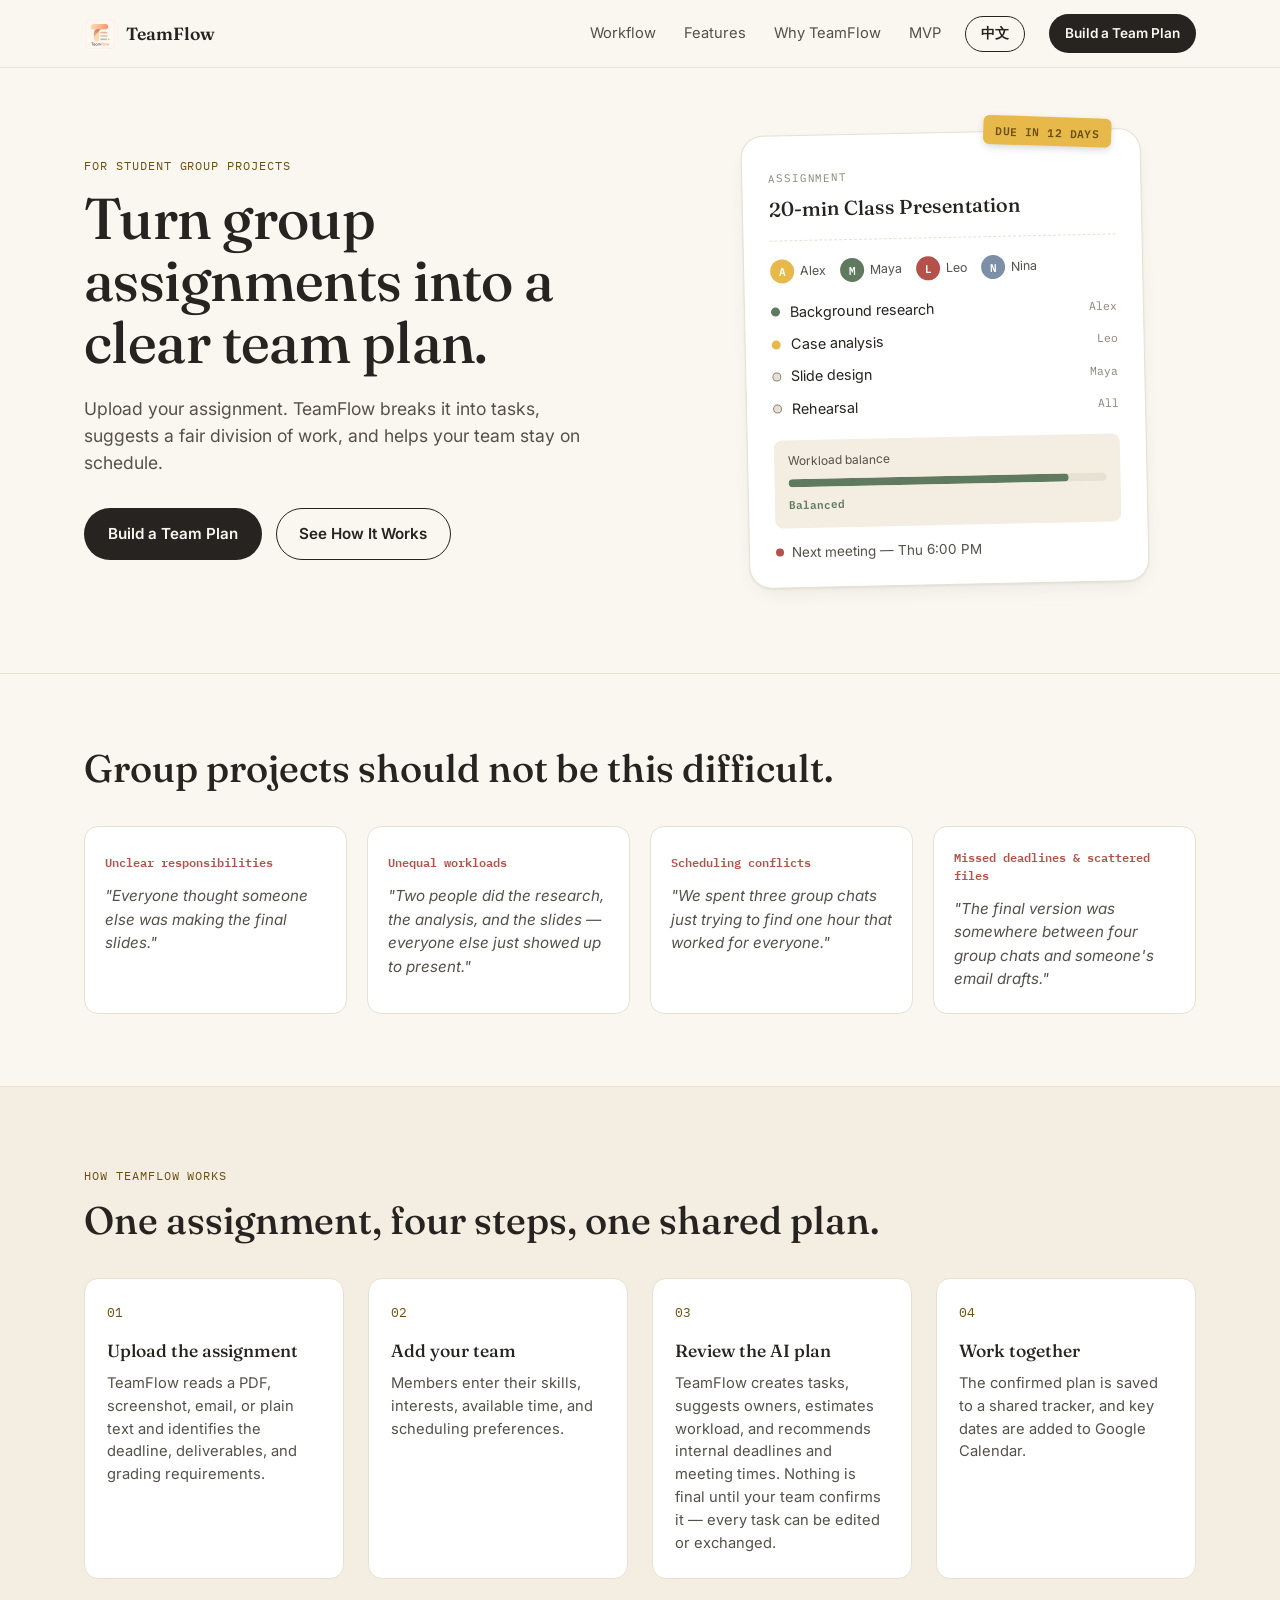
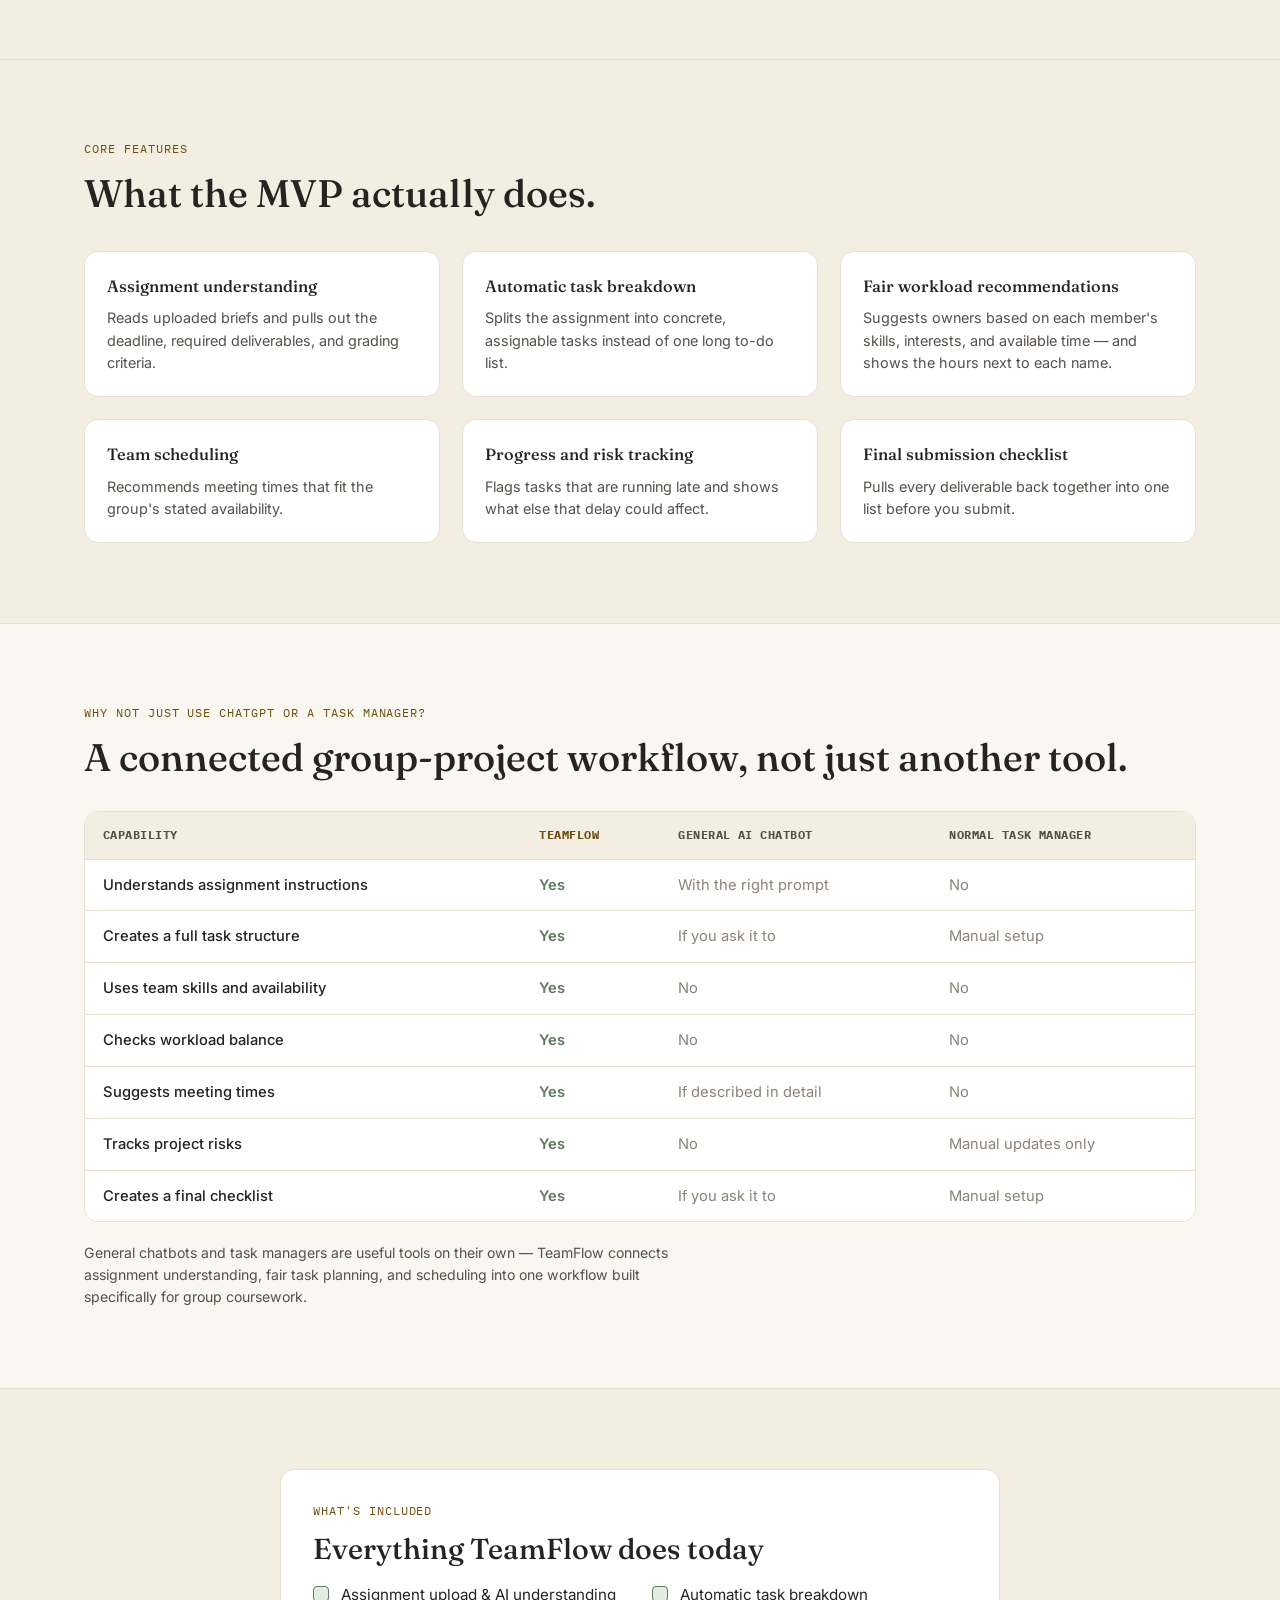
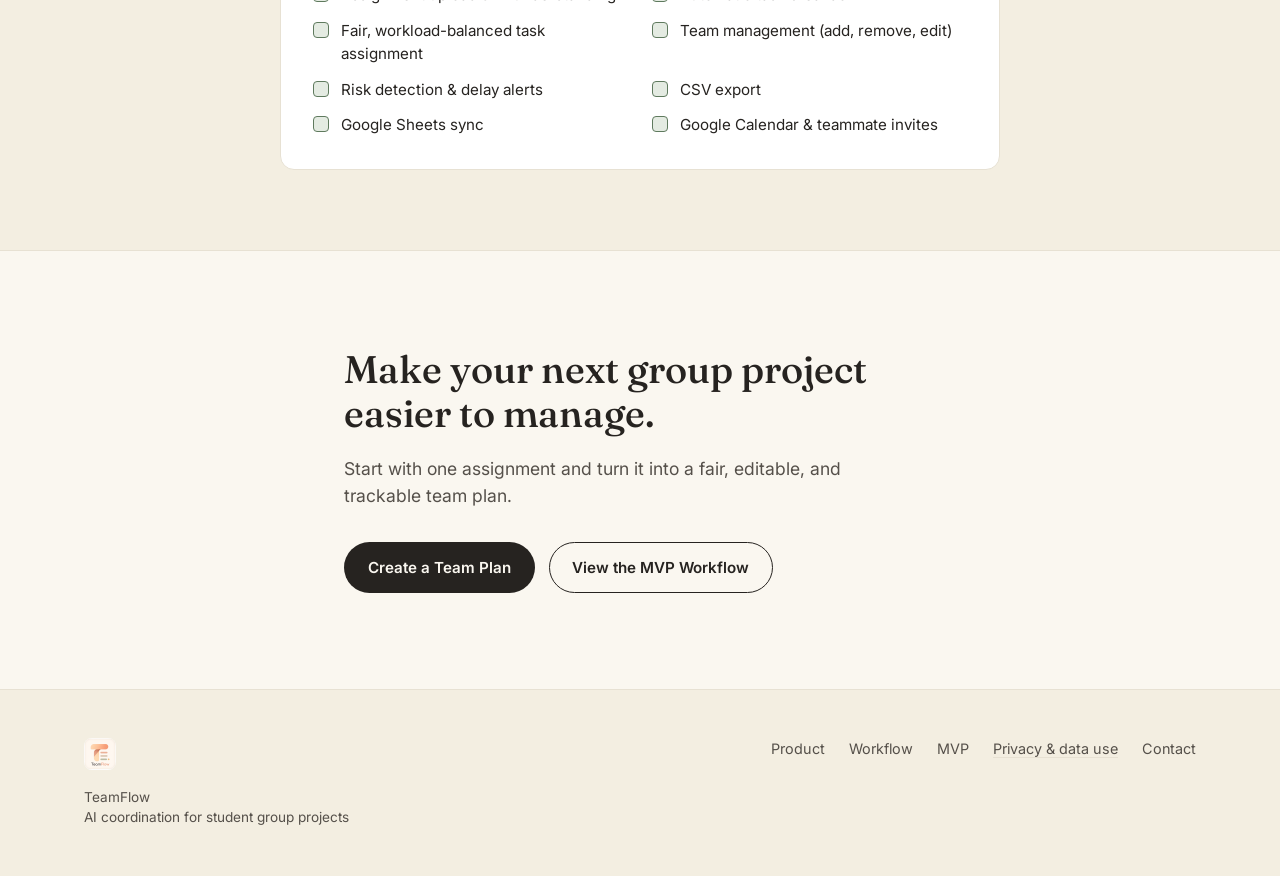
<file: index.html>
<!DOCTYPE html>
<html lang="en">
<head>
<meta charset="UTF-8">
<meta name="viewport" content="width=device-width, initial-scale=1.0">
<title>TeamFlow — Turn group assignments into a clear team plan</title>
<link rel="icon" type="image/png" href="favicon.png">
<meta name="description" content="TeamFlow reads your assignment, breaks it into tasks, suggests a fair workload split, and helps your team stay on schedule.">
<link rel="preconnect" href="https://fonts.googleapis.com">
<link rel="preconnect" href="https://fonts.gstatic.com" crossorigin>
<link href="https://fonts.googleapis.com/css2?family=Fraunces:ital,opsz,wght@0,9..144,400;0,9..144,500;0,9..144,600;1,9..144,500&family=Inter:wght@400;500;600;700&family=IBM+Plex+Mono:wght@400;500;600&display=swap" rel="stylesheet">
<link rel="stylesheet" href="styles.css">
</head>
<body>

<a class="skip-link" href="#main">Skip to content</a>

<header class="site-header">
  <div class="wrap header-row">
    <a href="#top" class="logo">
      <img src="logo.png" class="logo-mark" alt="" aria-hidden="true">
      <span class="logo-word">TeamFlow</span>
    </a>
    <nav class="site-nav" aria-label="Primary">
      <a href="#how-it-works" data-i18n="nav.workflow">Workflow</a>
      <a href="#features" data-i18n="nav.features">Features</a>
      <a href="#compare" data-i18n="nav.compare">Why TeamFlow</a>
      <a href="#mvp" data-i18n="nav.mvp">MVP</a>
    </nav>
    <button type="button" class="lang-toggle-btn btn btn-small btn-ghost" onclick="toggleLanguage()">中文</button>
    <a class="btn btn-small btn-primary" href="app.html" data-i18n="hero.ctaPrimary">Build a Team Plan</a>
  </div>
</header>

<main id="main">

  <!-- ============ HERO ============ -->
  <section class="hero" id="top">
    <div class="wrap hero-grid">
      <div class="hero-copy">
        <p class="eyebrow" data-i18n="hero.eyebrow">For student group projects</p>
        <h1 class="display-xl" data-i18n="hero.title">Turn group assignments into a clear team plan.</h1>
        <p class="hero-sub" data-i18n="hero.sub">Upload your assignment. TeamFlow breaks it into tasks, suggests a fair division of work, and helps your team stay on schedule.</p>
        <div class="hero-ctas">
          <a href="app.html" class="btn btn-primary" data-i18n="hero.ctaPrimary">Build a Team Plan</a>
          <a href="#how-it-works" class="btn btn-ghost" data-i18n="hero.ctaSecondary">See How It Works</a>
        </div>
      </div>

      <div class="hero-visual" aria-hidden="false" role="img" aria-label="Preview of a TeamFlow plan: a class presentation assignment broken into tasks for four team members, with a balanced workload and an upcoming deadline.">
        <div class="rubric-card">
          <div class="rubric-tab">DUE IN 12 DAYS</div>
          <div class="rubric-head">
            <span class="rubric-kicker">ASSIGNMENT</span>
            <h2 class="rubric-title">20-min Class Presentation</h2>
          </div>
          <ul class="rubric-members" aria-label="Team members">
            <li><span class="avatar" style="--av:#E7B94A">A</span>Alex</li>
            <li><span class="avatar" style="--av:#5F7A5E">M</span>Maya</li>
            <li><span class="avatar" style="--av:#B3514A">L</span>Leo</li>
            <li><span class="avatar" style="--av:#7C8FA6">N</span>Nina</li>
          </ul>
          <ul class="rubric-tasks">
            <li><span class="dot dot-done"></span>Background research <span class="who">Alex</span></li>
            <li><span class="dot dot-progress"></span>Case analysis <span class="who">Leo</span></li>
            <li><span class="dot dot-todo"></span>Slide design <span class="who">Maya</span></li>
            <li><span class="dot dot-todo"></span>Rehearsal <span class="who">All</span></li>
          </ul>
          <div class="rubric-meter">
            <span class="meter-label">Workload balance</span>
            <div class="meter-track"><div class="meter-fill" style="--fill:88%"></div></div>
            <span class="meter-status">Balanced</span>
          </div>
          <div class="rubric-meeting">
            <span class="meeting-dot" aria-hidden="true"></span>
            Next meeting — Thu 6:00 PM
          </div>
        </div>
      </div>
    </div>
  </section>

  <!-- ============ THE PROBLEM ============ -->
  <section class="problem" id="problem">
    <div class="wrap">
      <h2 class="display-md" data-i18n="problem.title">Group projects should not be this difficult.</h2>
      <div class="problem-grid">
        <div class="problem-card">
          <span class="problem-tag" data-i18n="problem.tag1">Unclear responsibilities</span>
          <p data-i18n="problem.text1">"Everyone thought someone else was making the final slides."</p>
        </div>
        <div class="problem-card">
          <span class="problem-tag" data-i18n="problem.tag2">Unequal workloads</span>
          <p data-i18n="problem.text2">"Two people did the research, the analysis, and the slides — everyone else just showed up to present."</p>
        </div>
        <div class="problem-card">
          <span class="problem-tag" data-i18n="problem.tag3">Scheduling conflicts</span>
          <p data-i18n="problem.text3">"We spent three group chats just trying to find one hour that worked for everyone."</p>
        </div>
        <div class="problem-card">
          <span class="problem-tag" data-i18n="problem.tag4">Missed deadlines &amp; scattered files</span>
          <p data-i18n="problem.text4">"The final version was somewhere between four group chats and someone's email drafts."</p>
        </div>
      </div>
    </div>
  </section>

  <!-- ============ HOW IT WORKS ============ -->
  <section class="how" id="how-it-works">
    <div class="wrap">
      <p class="eyebrow" data-i18n="how.eyebrow">How TeamFlow works</p>
      <h2 class="display-md" data-i18n="how.title">One assignment, four steps, one shared plan.</h2>
      <ol class="steps">
        <li class="step">
          <span class="step-num">01</span>
          <h3 data-i18n="how.step1.title">Upload the assignment</h3>
          <p data-i18n="how.step1.text">TeamFlow reads a PDF, screenshot, email, or plain text and identifies the deadline, deliverables, and grading requirements.</p>
        </li>
        <li class="step">
          <span class="step-num">02</span>
          <h3 data-i18n="how.step2.title">Add your team</h3>
          <p data-i18n="how.step2.text">Members enter their skills, interests, available time, and scheduling preferences.</p>
        </li>
        <li class="step">
          <span class="step-num">03</span>
          <h3 data-i18n="how.step3.title">Review the AI plan</h3>
          <p data-i18n="how.step3.text">TeamFlow creates tasks, suggests owners, estimates workload, and recommends internal deadlines and meeting times. Nothing is final until your team confirms it — every task can be edited or exchanged.</p>
        </li>
        <li class="step">
          <span class="step-num">04</span>
          <h3 data-i18n="how.step4.title">Work together</h3>
          <p data-i18n="how.step4.text">The confirmed plan is saved to a shared tracker, and key dates are added to Google Calendar.</p>
        </li>
      </ol>
    </div>
  </section>

  <!-- ============ FEATURES ============ -->
  <section class="features" id="features">
    <div class="wrap">
      <p class="eyebrow" data-i18n="features.eyebrow">Core features</p>
      <h2 class="display-md" data-i18n="features.title">What the MVP actually does.</h2>
      <div class="features-grid">
        <div class="feature">
          <h3 data-i18n="features.f1.title">Assignment understanding</h3>
          <p data-i18n="features.f1.text">Reads uploaded briefs and pulls out the deadline, required deliverables, and grading criteria.</p>
        </div>
        <div class="feature">
          <h3 data-i18n="features.f2.title">Automatic task breakdown</h3>
          <p data-i18n="features.f2.text">Splits the assignment into concrete, assignable tasks instead of one long to-do list.</p>
        </div>
        <div class="feature">
          <h3 data-i18n="features.f3.title">Fair workload recommendations</h3>
          <p data-i18n="features.f3.text">Suggests owners based on each member's skills, interests, and available time — and shows the hours next to each name.</p>
        </div>
        <div class="feature">
          <h3 data-i18n="features.f4.title">Team scheduling</h3>
          <p data-i18n="features.f4.text">Recommends meeting times that fit the group's stated availability.</p>
        </div>
        <div class="feature">
          <h3 data-i18n="features.f5.title">Progress and risk tracking</h3>
          <p data-i18n="features.f5.text">Flags tasks that are running late and shows what else that delay could affect.</p>
        </div>
        <div class="feature">
          <h3 data-i18n="features.f6.title">Final submission checklist</h3>
          <p data-i18n="features.f6.text">Pulls every deliverable back together into one list before you submit.</p>
        </div>
      </div>
    </div>
  </section>

  <!-- ============ COMPARISON ============ -->
  <section class="compare" id="compare">
    <div class="wrap">
      <p class="eyebrow" data-i18n="compare.eyebrow">Why not just use ChatGPT or a task manager?</p>
      <h2 class="display-md" data-i18n="compare.title">A connected group-project workflow, not just another tool.</h2>
      <div class="table-scroll">
        <table class="compare-table">
          <thead>
            <tr>
              <th scope="col" data-i18n="compare.col.capability">Capability</th>
              <th scope="col" data-i18n="compare.col.teamflow">TeamFlow</th>
              <th scope="col" data-i18n="compare.col.chatbot">General AI chatbot</th>
              <th scope="col" data-i18n="compare.col.taskmanager">Normal task manager</th>
            </tr>
          </thead>
          <tbody>
            <tr><th scope="row" data-i18n="compare.row1">Understands assignment instructions</th><td class="yes">Yes</td><td class="partial">With the right prompt</td><td class="no">No</td></tr>
            <tr><th scope="row" data-i18n="compare.row2">Creates a full task structure</th><td class="yes">Yes</td><td class="partial">If you ask it to</td><td class="partial">Manual setup</td></tr>
            <tr><th scope="row" data-i18n="compare.row3">Uses team skills and availability</th><td class="yes">Yes</td><td class="no">No</td><td class="no">No</td></tr>
            <tr><th scope="row" data-i18n="compare.row4">Checks workload balance</th><td class="yes">Yes</td><td class="no">No</td><td class="no">No</td></tr>
            <tr><th scope="row" data-i18n="compare.row5">Suggests meeting times</th><td class="yes">Yes</td><td class="partial">If described in detail</td><td class="no">No</td></tr>
            <tr><th scope="row" data-i18n="compare.row6">Tracks project risks</th><td class="yes">Yes</td><td class="no">No</td><td class="partial">Manual updates only</td></tr>
            <tr><th scope="row" data-i18n="compare.row7">Creates a final checklist</th><td class="yes">Yes</td><td class="partial">If you ask it to</td><td class="partial">Manual setup</td></tr>
          </tbody>
        </table>
      </div>
      <p class="compare-note" data-i18n="compare.note">General chatbots and task managers are useful tools on their own — TeamFlow connects assignment understanding, fair task planning, and scheduling into one workflow built specifically for group coursework.</p>
    </div>
  </section>

  <!-- ============ WHAT TEAMFLOW DOES ============ -->
  <section class="mvp" id="mvp">
    <div class="wrap">
      <div class="mvp-col mvp-solo">
        <p class="eyebrow" data-i18n="mvp.eyebrow">What's included</p>
        <h2 class="display-sm" data-i18n="mvp.title">Everything TeamFlow does today</h2>
        <ul class="check-list check-list-grid">
          <li data-i18n="mvp.item1">Assignment upload &amp; AI understanding</li>
          <li data-i18n="mvp.item2">Automatic task breakdown</li>
          <li data-i18n="mvp.item3">Fair, workload-balanced task assignment</li>
          <li data-i18n="mvp.item4">Team management (add, remove, edit)</li>
          <li data-i18n="mvp.item5">Risk detection &amp; delay alerts</li>
          <li data-i18n="mvp.item6">CSV export</li>
          <li data-i18n="mvp.item7">Google Sheets sync</li>
          <li data-i18n="mvp.item8">Google Calendar &amp; teammate invites</li>
        </ul>
      </div>
    </div>
  </section>

  <!-- ============ FINAL CTA ============ -->
  <section class="final-cta">
    <div class="wrap final-cta-inner">
      <h2 class="display-md" data-i18n="finalcta.title">Make your next group project easier to manage.</h2>
      <p class="hero-sub" data-i18n="finalcta.sub">Start with one assignment and turn it into a fair, editable, and trackable team plan.</p>
      <div class="hero-ctas">
        <a href="app.html" class="btn btn-primary" data-i18n="finalcta.primary">Create a Team Plan</a>
        <a href="#how-it-works" class="btn btn-ghost" data-i18n="finalcta.secondary">View the MVP Workflow</a>
      </div>
    </div>
  </section>

</main>

<footer class="site-footer">
  <div class="wrap footer-grid">
    <div>
      <img src="logo.png" class="logo-mark" alt="" aria-hidden="true">
      <p class="footer-tagline" data-i18n="footer.tagline">TeamFlow<br>AI coordination for student group projects</p>
    </div>
    <nav class="footer-nav" aria-label="Footer">
      <a href="#features" data-i18n="footer.product">Product</a>
      <a href="#how-it-works" data-i18n="footer.workflow">Workflow</a>
      <a href="#mvp" data-i18n="footer.mvp">MVP</a>
      <button type="button" id="privacyLinkBtn" class="footer-link-btn" data-i18n="footer.privacy">Privacy &amp; data use</button>
      <a href="mailto:hello@teamflow.app" data-i18n="footer.contact">Contact</a>
    </nav>
  </div>
</footer>

<div class="modal-overlay" id="privacyOverlay" hidden>
  <div class="modal" role="dialog" aria-modal="true" aria-labelledby="privacyTitle">
    <div class="modal-head">
      <h2 id="privacyTitle" data-i18n="privacy.title">Privacy &amp; data use</h2>
      <button type="button" id="privacyCloseBtn" class="modal-close" aria-label="Close">&times;</button>
    </div>
    <div class="modal-body">
      <p data-i18n="privacy.intro">This is a course-project prototype. Here's exactly what happens to your data — no accounts, no hidden tracking.</p>

      <h3 data-i18n="privacy.h1">Assignment text &amp; team info</h3>
      <p>What you type into the assignment box and team form stays in your browser. When you click "Build a Team Plan," it's sent to a small server function to generate the task plan (using an AI model where one is configured, or a free local rule-based planner otherwise) — it isn't stored on any server or database afterward.</p>

      <h3 data-i18n="privacy.h2">Saved locally, on your device only</h3>
      <p>Your current plan is saved in this browser's local storage so it's still here next time you visit. It never leaves your device unless you explicitly export or sync it (see below). Clearing your browser data will remove it.</p>

      <h3 data-i18n="privacy.h3">Google Sheets &amp; Calendar</h3>
      <p>Connecting Google is optional and only happens if you click "Connect Google." We request the minimum access needed — creating/editing spreadsheets and calendar events, nothing else (not your email, contacts, or files). The access token is kept in memory only for that browser session and is never saved to disk. Nothing is sent to Google unless you click "Save to Google Sheets" or "Add to Google Calendar." If you fill in teammates' email addresses, clicking "Add to Google Calendar" sends them a calendar invite through Google — only do this with their knowledge.</p>

      <h3 data-i18n="privacy.h4">CSV export</h3>
      <p>Downloads a file directly to your device. It doesn't pass through any server.</p>

      <h3 data-i18n="privacy.h8">What we don't do</h3>
      <p data-i18n="privacy.notdo">No ads, no third-party trackers, no selling data, no account or password required.</p>
    </div>
  </div>
</div>

<script src="lang.js"></script>
<script src="site.js"></script>
<script src="privacy-modal.js"></script>
</body>
</html>
</file>
<file: styles.css>
/* ==========================================================================
   TOKENS
   ========================================================================== */
:root {
  --bg: #FAF7F0;
  --surface: #FFFFFF;
  --surface-2: #F3EEE1;
  --ink: #262320;
  --ink-soft: #55504A;
  --ink-faint: #8A8377;
  --accent: #E7B94A;
  --accent-ink: #6B4E12;
  --accent-soft: #FCEBBE;
  --good: #5F7A5E;
  --good-soft: #E4EBE2;
  --risk: #B3514A;
  --risk-soft: #F5E3E0;
  --line: #E7E1D3;
  --radius-sm: 8px;
  --radius-md: 14px;
  --radius-lg: 22px;
  --shadow-card: 0 1px 2px rgba(38, 35, 32, 0.06), 0 8px 24px -12px rgba(38, 35, 32, 0.14);
  --font-display: "Fraunces", ui-serif, Georgia, serif;
  --font-body: "Inter", -apple-system, BlinkMacSystemFont, sans-serif;
  --font-mono: "IBM Plex Mono", ui-monospace, SFMono-Regular, monospace;
  --wrap: 1160px;
}

@media (prefers-reduced-motion: reduce) {
  *, *::before, *::after {
    animation-duration: 0.001ms !important;
    animation-iteration-count: 1 !important;
    transition-duration: 0.001ms !important;
    scroll-behavior: auto !important;
  }
}

/* ==========================================================================
   RESET / BASE
   ========================================================================== */
*, *::before, *::after { box-sizing: border-box; }
html { scroll-behavior: smooth; }
body {
  margin: 0;
  background: var(--bg);
  color: var(--ink);
  font-family: var(--font-body);
  font-size: 16px;
  line-height: 1.55;
  -webkit-font-smoothing: antialiased;
}
img { max-width: 100%; display: block; }
a { color: inherit; }
ul, ol { margin: 0; padding: 0; list-style: none; }
h1, h2, h3, h4 { margin: 0; font-family: var(--font-display); font-weight: 500; }
p { margin: 0; }
button { font-family: inherit; cursor: pointer; }

:focus-visible {
  outline: 2px solid var(--accent-ink);
  outline-offset: 3px;
  border-radius: 4px;
}

.skip-link {
  position: absolute;
  left: -9999px;
  top: 0;
  background: var(--ink);
  color: var(--bg);
  padding: 0.6em 1em;
  z-index: 100;
  border-radius: 0 0 8px 0;
}
.skip-link:focus {
  left: 0;
}

.wrap {
  max-width: var(--wrap);
  margin: 0 auto;
  padding: 0 24px;
}

.eyebrow {
  font-family: var(--font-mono);
  font-size: 0.75rem;
  letter-spacing: 0.08em;
  text-transform: uppercase;
  color: var(--accent-ink);
  margin: 0 0 12px;
}

.display-xl { font-size: clamp(2.2rem, 5vw, 3.6rem); line-height: 1.08; letter-spacing: -0.01em; }
.display-md { font-size: clamp(1.7rem, 3.2vw, 2.4rem); line-height: 1.15; margin-bottom: 16px; }
.display-sm { font-size: clamp(1.4rem, 2.4vw, 1.8rem); line-height: 1.2; }

.section-sub {
  color: var(--ink-soft);
  font-size: 1rem;
  margin-bottom: 32px;
}

/* ==========================================================================
   BUTTONS
   ========================================================================== */
.btn {
  display: inline-flex;
  align-items: center;
  justify-content: center;
  gap: 8px;
  padding: 0.85em 1.5em;
  border-radius: 999px;
  font-weight: 600;
  font-size: 0.95rem;
  text-decoration: none;
  border: 1px solid transparent;
  transition: transform 0.15s ease, background 0.15s ease, border-color 0.15s ease;
  white-space: nowrap;
}
.btn:hover { transform: translateY(-1px); }
.btn-primary {
  background: var(--ink);
  color: var(--bg);
}
.btn-primary:hover { background: #3a352f; }
.btn-ghost {
  background: transparent;
  color: var(--ink);
  border-color: var(--ink);
}
.btn-ghost:hover { background: var(--surface-2); }
.btn-small { padding: 0.6em 1.1em; font-size: 0.85rem; }

/* ==========================================================================
   HEADER
   ========================================================================== */
.site-header {
  position: sticky;
  top: 0;
  z-index: 50;
  background: rgba(250, 247, 240, 0.9);
  backdrop-filter: blur(8px);
  border-bottom: 1px solid var(--line);
}
.header-row {
  display: flex;
  align-items: center;
  gap: 24px;
  padding-top: 14px;
  padding-bottom: 14px;
}
.logo {
  display: flex;
  align-items: center;
  gap: 10px;
  text-decoration: none;
  font-weight: 600;
  color: var(--ink);
  margin-right: auto;
}
.logo-mark {
  display: inline-block;
  width: 32px;
  height: 32px;
  border-radius: 8px;
  object-fit: cover;
}
.logo-word { font-family: var(--font-display); font-size: 1.1rem; }
.site-nav {
  display: flex;
  gap: 28px;
  font-size: 0.92rem;
}
.site-nav a { text-decoration: none; color: var(--ink-soft); }
.site-nav a:hover { color: var(--ink); }
.lang-toggle-btn { flex-shrink: 0; }

@media (max-width: 780px) {
  .site-nav { display: none; }
}

/* ==========================================================================
   HERO
   ========================================================================== */
.hero { padding: 64px 0 88px; }
.hero-grid {
  display: grid;
  grid-template-columns: 1.05fr 0.95fr;
  gap: 56px;
  align-items: center;
}
.hero-sub {
  font-size: 1.1rem;
  color: var(--ink-soft);
  margin: 20px 0 32px;
  max-width: 46ch;
}
.hero-ctas { display: flex; gap: 14px; flex-wrap: wrap; }

/* --- Signature element: the rubric card --- */
.hero-visual { display: flex; justify-content: center; }
.rubric-card {
  position: relative;
  width: 100%;
  max-width: 400px;
  background: var(--surface);
  border: 1px solid var(--line);
  border-radius: var(--radius-lg);
  box-shadow: var(--shadow-card);
  padding: 28px 26px 24px;
  transform: rotate(-1.2deg);
}
.rubric-tab {
  position: absolute;
  top: -14px;
  right: 28px;
  background: var(--accent);
  color: var(--accent-ink);
  font-family: var(--font-mono);
  font-size: 0.7rem;
  font-weight: 600;
  letter-spacing: 0.04em;
  padding: 6px 12px;
  border-radius: 6px;
  transform: rotate(3deg);
  box-shadow: 0 3px 8px -2px rgba(38,35,32,0.25);
}
.rubric-kicker {
  font-family: var(--font-mono);
  font-size: 0.68rem;
  letter-spacing: 0.08em;
  color: var(--ink-faint);
}
.rubric-title { font-size: 1.25rem; margin-top: 4px; }
.rubric-head { margin-bottom: 18px; padding-bottom: 16px; border-bottom: 1px dashed var(--line); }

.rubric-members {
  display: flex;
  gap: 14px;
  margin-bottom: 18px;
  font-size: 0.78rem;
  color: var(--ink-soft);
  flex-wrap: wrap;
}
.rubric-members li { display: flex; align-items: center; gap: 6px; }

.avatar {
  display: inline-flex;
  align-items: center;
  justify-content: center;
  width: 24px;
  height: 24px;
  border-radius: 50%;
  background: var(--av, var(--accent));
  color: #fff;
  font-family: var(--font-mono);
  font-size: 0.7rem;
  font-weight: 600;
}
.avatar-sm { width: 20px; height: 20px; font-size: 0.62rem; }

.rubric-tasks { display: flex; flex-direction: column; gap: 10px; margin-bottom: 20px; }
.rubric-tasks li {
  display: flex;
  align-items: center;
  gap: 10px;
  font-size: 0.9rem;
}
.rubric-tasks .who {
  margin-left: auto;
  font-family: var(--font-mono);
  font-size: 0.72rem;
  color: var(--ink-faint);
}
.dot { width: 9px; height: 9px; border-radius: 50%; flex-shrink: 0; }
.dot-done { background: var(--good); }
.dot-progress { background: var(--accent); }
.dot-todo { background: var(--line); border: 1px solid var(--ink-faint); }

.rubric-meter {
  background: var(--surface-2);
  border-radius: var(--radius-sm);
  padding: 12px 14px;
  margin-bottom: 14px;
}
.meter-label { font-size: 0.75rem; color: var(--ink-soft); display: block; margin-bottom: 8px; }
.meter-track { height: 8px; background: var(--line); border-radius: 999px; overflow: hidden; }
.meter-fill { height: 100%; width: var(--fill); background: var(--good); border-radius: 999px; }
.meter-status {
  display: inline-block;
  margin-top: 8px;
  font-family: var(--font-mono);
  font-size: 0.7rem;
  color: var(--good);
  font-weight: 600;
}
.rubric-meeting {
  display: flex;
  align-items: center;
  gap: 8px;
  font-size: 0.85rem;
  color: var(--ink-soft);
}
.meeting-dot {
  width: 8px; height: 8px; border-radius: 50%;
  background: var(--risk);
}

@media (max-width: 900px) {
  .hero-grid { grid-template-columns: 1fr; }
  .rubric-card { transform: none; margin-top: 12px; }
}

/* ==========================================================================
   PROBLEM
   ========================================================================== */
.problem { padding: 72px 0; border-top: 1px solid var(--line); }
.problem-grid {
  display: grid;
  grid-template-columns: repeat(4, 1fr);
  gap: 20px;
  margin-top: 36px;
}
.problem-card {
  background: var(--surface);
  border: 1px solid var(--line);
  border-radius: var(--radius-md);
  padding: 22px 20px;
}
.problem-tag {
  display: inline-block;
  font-family: var(--font-mono);
  font-size: 0.72rem;
  color: var(--risk);
  margin-bottom: 12px;
  font-weight: 600;
}
.problem-card p { font-size: 0.95rem; color: var(--ink-soft); font-style: italic; }

@media (max-width: 980px) {
  .problem-grid { grid-template-columns: repeat(2, 1fr); }
}
@media (max-width: 560px) {
  .problem-grid { grid-template-columns: 1fr; }
}

/* ==========================================================================
   HOW IT WORKS
   ========================================================================== */
.how { padding: 80px 0; border-top: 1px solid var(--line); background: var(--surface-2); }
.steps {
  margin-top: 36px;
  display: grid;
  grid-template-columns: repeat(4, 1fr);
  gap: 24px;
}
.step {
  background: var(--surface);
  border: 1px solid var(--line);
  border-radius: var(--radius-md);
  padding: 24px 22px;
}
.step-num {
  display: block;
  font-family: var(--font-mono);
  font-size: 0.8rem;
  color: var(--accent-ink);
  margin-bottom: 14px;
}
.step h3 { font-size: 1.1rem; margin-bottom: 8px; }
.step p { font-size: 0.92rem; color: var(--ink-soft); }

@media (max-width: 980px) {
  .steps { grid-template-columns: repeat(2, 1fr); }
}
@media (max-width: 600px) {
  .steps { grid-template-columns: 1fr; }
}

/* ==========================================================================
   DEMO
   ========================================================================== */
.demo { padding: 80px 0; border-top: 1px solid var(--line); }
.demo-layout {
  display: grid;
  grid-template-columns: 1.5fr 1fr;
  gap: 24px;
  align-items: start;
}
.card {
  background: var(--surface);
  border: 1px solid var(--line);
  border-radius: var(--radius-md);
  padding: 22px;
  box-shadow: var(--shadow-card);
}
.card h3 { font-size: 1rem; margin-bottom: 4px; }
.card-head { display: flex; justify-content: space-between; align-items: baseline; flex-wrap: wrap; gap: 6px; margin-bottom: 16px; }
.card-head-actions { display: flex; align-items: center; gap: 14px; flex-wrap: wrap; }
.hint { font-size: 0.75rem; color: var(--ink-faint); font-family: var(--font-mono); }

.task-list { display: flex; flex-direction: column; gap: 10px; }
.task-row {
  display: grid;
  grid-template-columns: 1fr auto auto;
  align-items: center;
  gap: 12px;
  padding: 12px 14px;
  border: 1px solid var(--line);
  border-radius: var(--radius-sm);
}
.task-name { font-size: 0.95rem; font-weight: 500; }
.task-flag {
  display: inline-block;
  margin-left: 8px;
  font-family: var(--font-mono);
  font-size: 0.65rem;
  color: var(--risk);
  background: var(--risk-soft);
  padding: 2px 6px;
  border-radius: 4px;
  vertical-align: middle;
}
.task-meta { font-size: 0.78rem; color: var(--ink-faint); font-family: var(--font-mono); margin-top: 2px; }

.owner-pill, .status-pill {
  display: inline-flex;
  align-items: center;
  gap: 6px;
  border: 1px solid var(--line);
  background: var(--surface);
  border-radius: 999px;
  padding: 6px 12px;
  font-size: 0.8rem;
  font-weight: 500;
  color: var(--ink);
  transition: border-color 0.15s ease, background 0.15s ease;
}
.owner-pill:hover, .status-pill:hover { border-color: var(--ink-faint); }

.status-todo { color: var(--ink-faint); }
.status-progress { color: var(--accent-ink); background: var(--accent-soft); border-color: transparent; }
.status-done { color: var(--good); background: var(--good-soft); border-color: transparent; }

.demo-side { display: flex; flex-direction: column; gap: 20px; }

.workload-bars { display: flex; flex-direction: column; gap: 12px; margin: 14px 0; }
.workload-row { display: grid; grid-template-columns: 52px 1fr 40px; align-items: center; gap: 10px; }
.workload-name { font-size: 0.85rem; }
.workload-track { height: 8px; background: var(--surface-2); border-radius: 999px; overflow: hidden; }
.workload-fill { height: 100%; width: var(--fill); background: var(--av, var(--accent)); border-radius: 999px; transition: width 0.25s ease; }
.workload-hours { font-family: var(--font-mono); font-size: 0.78rem; color: var(--ink-faint); text-align: right; }
.workload-flag {
  display: inline-block;
  margin-left: 8px;
  font-family: var(--font-mono);
  font-size: 0.62rem;
  color: var(--risk);
  background: var(--risk-soft);
  padding: 2px 6px;
  border-radius: 4px;
  vertical-align: middle;
}
.workload-fill-warn { background: var(--risk) !important; }
.workload-msg { font-size: 0.88rem; color: var(--good); font-weight: 500; }
.workload-msg-warn { color: var(--risk); }

.risk-list { display: flex; flex-direction: column; gap: 12px; }
.risk-item {
  background: var(--risk-soft);
  border-radius: var(--radius-sm);
  padding: 14px;
}
.risk-item .risk-text { font-size: 0.9rem; margin-bottom: 10px; }
.risk-item .btn { border-color: var(--risk); color: var(--risk); }
.risk-empty {
  background: var(--good-soft);
  color: var(--good);
  border-radius: var(--radius-sm);
  padding: 14px;
  font-size: 0.9rem;
  font-weight: 500;
}

.demo-note { margin-top: 20px; font-size: 0.82rem; color: var(--ink-faint); }

.google-card { margin-top: 20px; }
.reminder-card { margin-top: 20px; }
.sync-card { margin-top: 20px; }
.team-plan-card { margin-bottom: 20px; }
.google-actions { display: flex; gap: 12px; flex-wrap: wrap; }
.google-actions .btn:disabled { opacity: 0.45; cursor: not-allowed; transform: none; }
.analyze-status a { color: var(--accent-ink); font-weight: 600; }

/* --- upload / team form --- */
.upload-card { margin-top: 32px; }
.field-label {
  display: block;
  font-size: 0.85rem;
  font-weight: 600;
  color: var(--ink-soft);
  margin-bottom: 8px;
}
.assignment-input {
  width: 100%;
  border: 1px solid var(--line);
  border-radius: var(--radius-sm);
  padding: 12px 14px;
  font-family: var(--font-body);
  font-size: 0.92rem;
  color: var(--ink);
  background: var(--surface);
  resize: vertical;
}
.assignment-input:focus-visible { outline: 2px solid var(--accent-ink); outline-offset: 2px; }

.upload-row { display: flex; align-items: center; gap: 12px; flex-wrap: wrap; margin: 12px 0; }
.file-upload-btn {
  display: inline-flex;
  align-items: center;
  gap: 6px;
  border: 1px solid var(--ink);
  background: transparent;
  color: var(--ink);
  border-radius: 999px;
  padding: 0.6em 1.1em;
  font-size: 0.85rem;
  font-weight: 600;
  cursor: pointer;
  transition: background 0.15s ease;
}
.file-upload-btn:hover { background: var(--surface-2); }

.dropzone {
  margin: 12px 0;
  padding: 22px 16px;
  border: 1.5px dashed var(--line);
  border-radius: var(--radius-md);
  background: var(--surface-2);
  text-align: center;
  cursor: pointer;
  transition: border-color 0.15s ease, background 0.15s ease;
}
.dropzone:hover,
.dropzone:focus-visible { border-color: var(--accent-ink); background: var(--accent-soft); }
.dropzone.dropzone-active { border-color: var(--accent-ink); background: var(--accent-soft); }
.dropzone-title { font-size: 0.92rem; font-weight: 600; margin-bottom: 4px; }
.dropzone .hint { display: block; }

.attachment-list {
  display: flex;
  flex-wrap: wrap;
  gap: 10px;
  margin: 4px 0 12px;
}
.attachment-chip {
  display: flex;
  align-items: center;
  gap: 8px;
  padding: 6px 10px 6px 6px;
  background: var(--surface-2);
  border-radius: var(--radius-sm);
  max-width: 220px;
}
.attachment-chip img {
  width: 36px;
  height: 36px;
  border-radius: 6px;
  object-fit: cover;
  flex-shrink: 0;
}
.attachment-file-icon {
  display: inline-flex;
  align-items: center;
  justify-content: center;
  width: 36px;
  height: 36px;
  border-radius: 6px;
  background: var(--risk-soft);
  color: var(--risk);
  font-family: var(--font-mono);
  font-size: 0.65rem;
  font-weight: 700;
  flex-shrink: 0;
}
.attachment-name {
  font-size: 0.78rem;
  color: var(--ink-soft);
  overflow: hidden;
  text-overflow: ellipsis;
  white-space: nowrap;
  flex: 1;
}
.attachment-remove {
  background: none;
  border: none;
  color: var(--ink-faint);
  font-size: 1rem;
  line-height: 1;
  cursor: pointer;
  padding: 2px 4px;
  flex-shrink: 0;
}
.attachment-remove:hover { color: var(--risk); }

.team-form-head {
  display: grid;
  grid-template-columns: 1fr 1.3fr 1fr 1fr auto;
  gap: 10px;
  padding: 0 2px;
  margin-bottom: 6px;
  font-family: var(--font-mono);
  font-size: 0.68rem;
  text-transform: uppercase;
  letter-spacing: 0.04em;
  color: var(--ink-faint);
}

@media (max-width: 640px) {
  .team-form-head { display: none; }
}

.team-form { display: flex; flex-direction: column; gap: 10px; }
.team-row {
  display: grid;
  grid-template-columns: 1fr 1.3fr 1fr 1fr auto;
  gap: 10px;
  align-items: center;
}
.team-remove-btn {
  display: inline-flex;
  align-items: center;
  justify-content: center;
  width: 34px;
  height: 34px;
  border: 1px solid var(--line);
  background: var(--surface);
  border-radius: var(--radius-sm);
  color: var(--ink-faint);
  font-size: 1rem;
  line-height: 1;
  transition: border-color 0.15s ease, color 0.15s ease;
}
.team-remove-btn:hover { border-color: var(--risk); color: var(--risk); }
.team-remove-btn:disabled { opacity: 0.35; cursor: not-allowed; }
.add-member-btn { margin-top: 12px; }
.team-input {
  border: 1px solid var(--line);
  border-radius: var(--radius-sm);
  padding: 10px 12px;
  font-family: var(--font-body);
  font-size: 0.88rem;
  background: var(--surface);
  color: var(--ink);
}
.team-input:focus-visible { outline: 2px solid var(--accent-ink); outline-offset: 2px; }

@media (max-width: 640px) {
  .team-row { grid-template-columns: 1fr; }
}

.analyze-status {
  margin-top: 12px;
  font-size: 0.85rem;
  color: var(--ink-soft);
  min-height: 1.2em;
}
.analyze-status-error { color: var(--risk); }

.assignment-summary { margin-top: 24px; }
.summary-line { font-size: 0.95rem; margin-bottom: 10px; }
.summary-label {
  font-family: var(--font-mono);
  font-size: 0.72rem;
  text-transform: uppercase;
  letter-spacing: 0.04em;
  color: var(--ink-faint);
  margin: 12px 0 6px;
}
.summary-list { display: flex; flex-direction: column; gap: 4px; }
.summary-list li {
  font-size: 0.9rem;
  color: var(--ink-soft);
  padding-left: 16px;
  position: relative;
}
.summary-list li::before {
  content: "–";
  position: absolute;
  left: 0;
  color: var(--ink-faint);
}

@media (max-width: 900px) {
  .demo-layout { grid-template-columns: 1fr; }
  .task-row { grid-template-columns: 1fr; align-items: start; }
}

/* ==========================================================================
   FEATURES
   ========================================================================== */
.features { padding: 80px 0; border-top: 1px solid var(--line); background: var(--surface-2); }
.features-grid {
  display: grid;
  grid-template-columns: repeat(3, 1fr);
  gap: 22px;
  margin-top: 36px;
}
.feature {
  background: var(--surface);
  border: 1px solid var(--line);
  border-radius: var(--radius-md);
  padding: 22px;
}
.feature h3 { font-size: 1.02rem; margin-bottom: 8px; }
.feature p { font-size: 0.9rem; color: var(--ink-soft); }

@media (max-width: 900px) { .features-grid { grid-template-columns: repeat(2, 1fr); } }
@media (max-width: 560px) { .features-grid { grid-template-columns: 1fr; } }

/* ==========================================================================
   COMPARISON TABLE
   ========================================================================== */
.compare { padding: 80px 0; border-top: 1px solid var(--line); }
.table-scroll { overflow-x: auto; margin-top: 32px; border: 1px solid var(--line); border-radius: var(--radius-md); }
.compare-table {
  width: 100%;
  border-collapse: collapse;
  background: var(--surface);
  font-size: 0.92rem;
  min-width: 640px;
}
.compare-table th, .compare-table td {
  padding: 14px 18px;
  text-align: left;
  border-bottom: 1px solid var(--line);
}
.compare-table thead th {
  font-family: var(--font-mono);
  font-size: 0.75rem;
  letter-spacing: 0.04em;
  text-transform: uppercase;
  color: var(--ink-soft);
  background: var(--surface-2);
}
.compare-table thead th:nth-child(2) { color: var(--accent-ink); }
.compare-table tbody th { font-weight: 500; color: var(--ink); }
.compare-table tbody tr:last-child td, .compare-table tbody tr:last-child th { border-bottom: none; }
.compare-table td.yes { color: var(--good); font-weight: 600; }
.compare-table td.partial { color: var(--ink-faint); }
.compare-table td.no { color: var(--ink-faint); }
.compare-note { margin-top: 20px; font-size: 0.88rem; color: var(--ink-soft); max-width: 70ch; }

/* ==========================================================================
   MVP
   ========================================================================== */
.mvp { padding: 80px 0; border-top: 1px solid var(--line); background: var(--surface-2); }
.mvp-col {
  background: var(--surface);
  border: 1px solid var(--line);
  border-radius: var(--radius-md);
  padding: 32px;
}
.mvp-solo { max-width: 720px; margin: 0 auto; }
.check-list { display: flex; flex-direction: column; gap: 12px; margin-top: 16px; }
.check-list-grid {
  display: grid;
  grid-template-columns: 1fr 1fr;
  gap: 12px 24px;
}
.check-list li {
  position: relative;
  padding-left: 28px;
  font-size: 0.95rem;
}
.check-list li::before {
  content: "";
  position: absolute;
  left: 0;
  top: 3px;
  width: 16px;
  height: 16px;
  border-radius: 4px;
  border: 1.5px solid var(--good);
  background: var(--good-soft);
}

@media (max-width: 640px) { .check-list-grid { grid-template-columns: 1fr; } }

/* ==========================================================================
   FINAL CTA
   ========================================================================== */
.final-cta { padding: 96px 0; border-top: 1px solid var(--line); }
.final-cta-inner { max-width: 640px; text-align: left; }

/* ==========================================================================
   FOOTER
   ========================================================================== */
.site-footer { border-top: 1px solid var(--line); padding: 48px 0; background: var(--surface-2); }
.footer-grid { display: flex; justify-content: space-between; align-items: flex-start; gap: 24px; flex-wrap: wrap; }
.footer-tagline { margin-top: 10px; font-size: 0.85rem; color: var(--ink-soft); line-height: 1.5; }
.footer-nav { display: flex; gap: 24px; font-size: 0.9rem; }
.footer-nav a { text-decoration: none; color: var(--ink-soft); }
.footer-nav a:hover { color: var(--ink); }
.footer-link-btn {
  background: none;
  border: none;
  padding: 0;
  font: inherit;
  color: var(--ink-soft);
  cursor: pointer;
  text-decoration: underline;
  text-decoration-color: var(--line);
  text-underline-offset: 3px;
}
.footer-link-btn:hover { color: var(--ink); }

/* ==========================================================================
   MODAL
   ========================================================================== */
.modal-overlay {
  position: fixed;
  inset: 0;
  background: rgba(38, 35, 32, 0.55);
  display: flex;
  align-items: center;
  justify-content: center;
  padding: 24px;
  z-index: 200;
}
.modal-overlay[hidden] { display: none; }
.modal {
  background: var(--surface);
  border-radius: var(--radius-lg);
  max-width: 560px;
  width: 100%;
  max-height: 85vh;
  overflow-y: auto;
  box-shadow: 0 20px 60px -12px rgba(38, 35, 32, 0.35);
}
.modal-head {
  display: flex;
  align-items: center;
  justify-content: space-between;
  padding: 22px 24px 16px;
  border-bottom: 1px solid var(--line);
  position: sticky;
  top: 0;
  background: var(--surface);
}
.modal-head h2 { font-size: 1.3rem; }
.modal-close {
  background: none;
  border: none;
  font-size: 1.5rem;
  line-height: 1;
  color: var(--ink-faint);
  cursor: pointer;
  padding: 4px 8px;
  border-radius: 6px;
}
.modal-close:hover { color: var(--ink); background: var(--surface-2); }
.modal-body { padding: 20px 24px 28px; }
.modal-body h3 {
  font-size: 0.95rem;
  margin-top: 20px;
  margin-bottom: 6px;
  font-family: var(--font-body);
  font-weight: 600;
}
.modal-body h3:first-child { margin-top: 0; }
.modal-body p { font-size: 0.9rem; color: var(--ink-soft); margin-bottom: 4px; }
</file>
